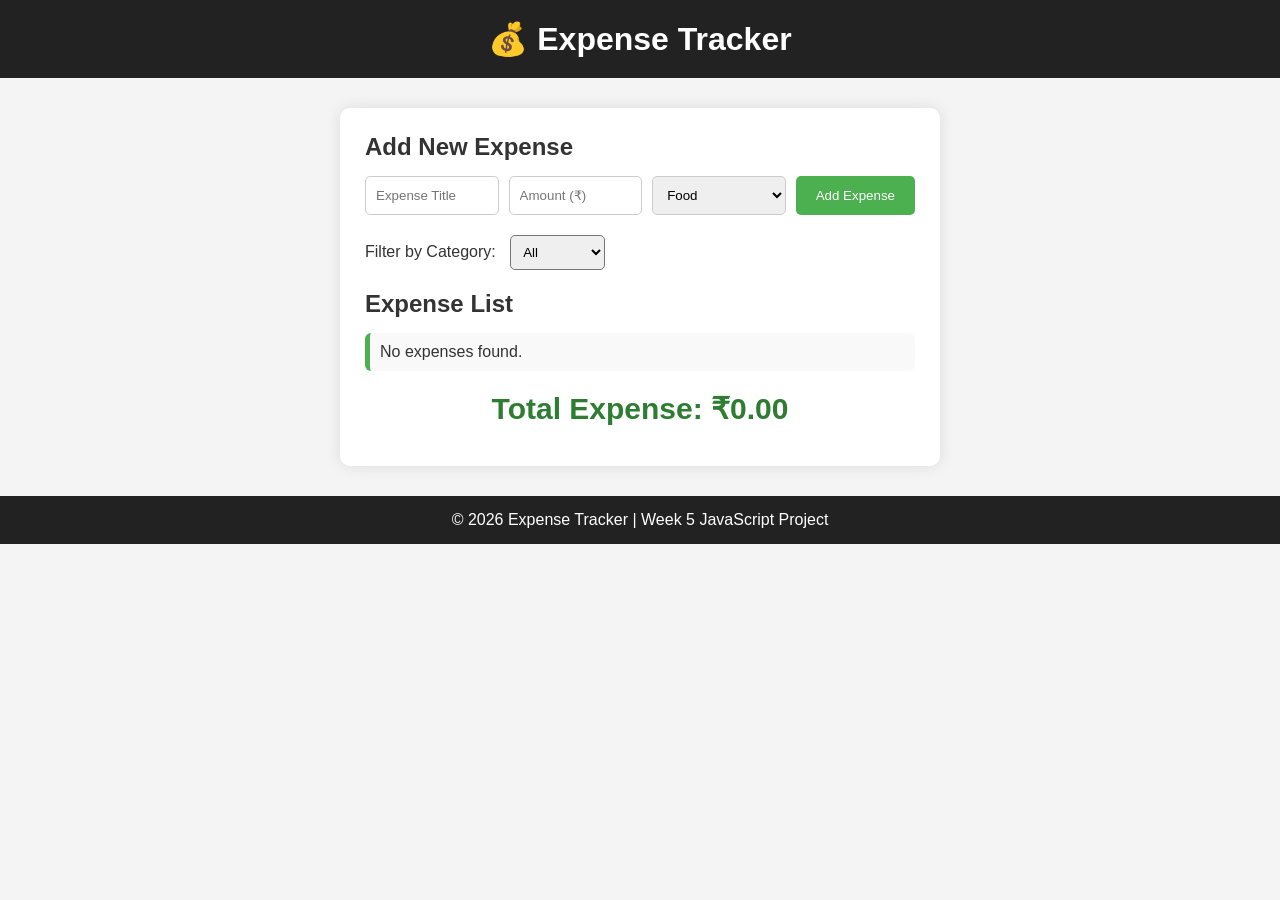
<file: WD_Week5_Shagun/index.html>
<!DOCTYPE html>
<html lang="en">
<head>
    <meta charset="UTF-8">
    <meta name="viewport" content="width=device-width, initial-scale=1.0">
    <title>Expense Tracker</title>
    <link rel="stylesheet" href="style.css">
</head>
<body>

    <header class="header">
        <h1>💰 Expense Tracker</h1>
    </header>

    <main class="container">

        <section class="form-section">
            <h2>Add New Expense</h2>
            <form id="expenseForm">
                <input type="text" id="titleInput" placeholder="Expense Title" required>
                <input type="number" id="amountInput" placeholder="Amount (₹)" required>
                <select id="categoryInput">
                    <option value="Food">Food</option>
                    <option value="Travel">Travel</option>
                    <option value="Shopping">Shopping</option>
                    <option value="Bills">Bills</option>
                    <option value="Other">Other</option>
                </select>
                <button type="submit">Add Expense</button>
            </form>
        </section>

        <section class="filter-section">
            <label for="filterCategory">Filter by Category:</label>
            <select id="filterCategory">
                <option value="All">All</option>
                <option value="Food">Food</option>
                <option value="Travel">Travel</option>
                <option value="Shopping">Shopping</option>
                <option value="Bills">Bills</option>
                <option value="Other">Other</option>
            </select>
        </section>

        <section class="list-section">
            <h2>Expense List</h2>
            <ul id="expenseList"></ul>
        </section>

        <section class="total-section">
            <h2>Total Expense: ₹<span id="totalAmount">0</span></h2>
        </section>

    </main>

    <footer class="footer">
        <p>&copy; 2026 Expense Tracker | Week 5 JavaScript Project</p>
    </footer>

    <script src="script.js"></script>
</body>
</html>
</file>
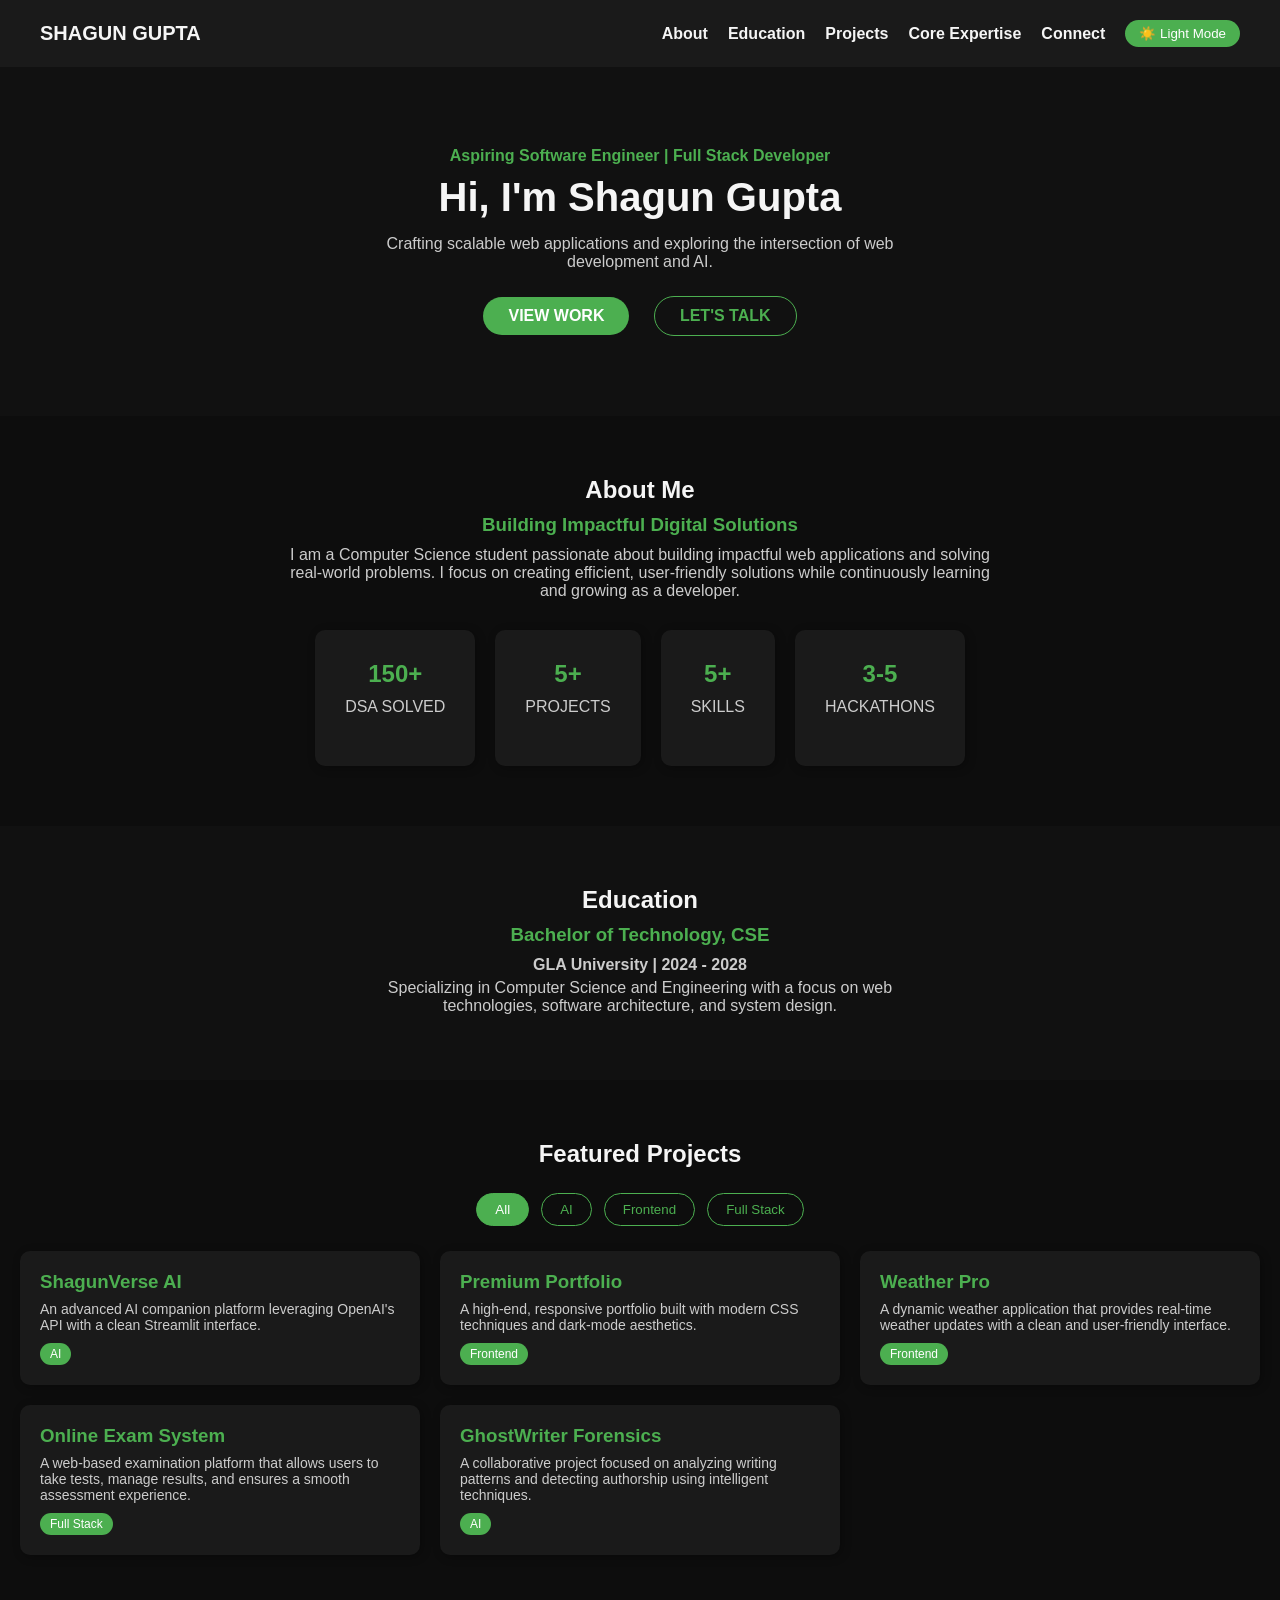
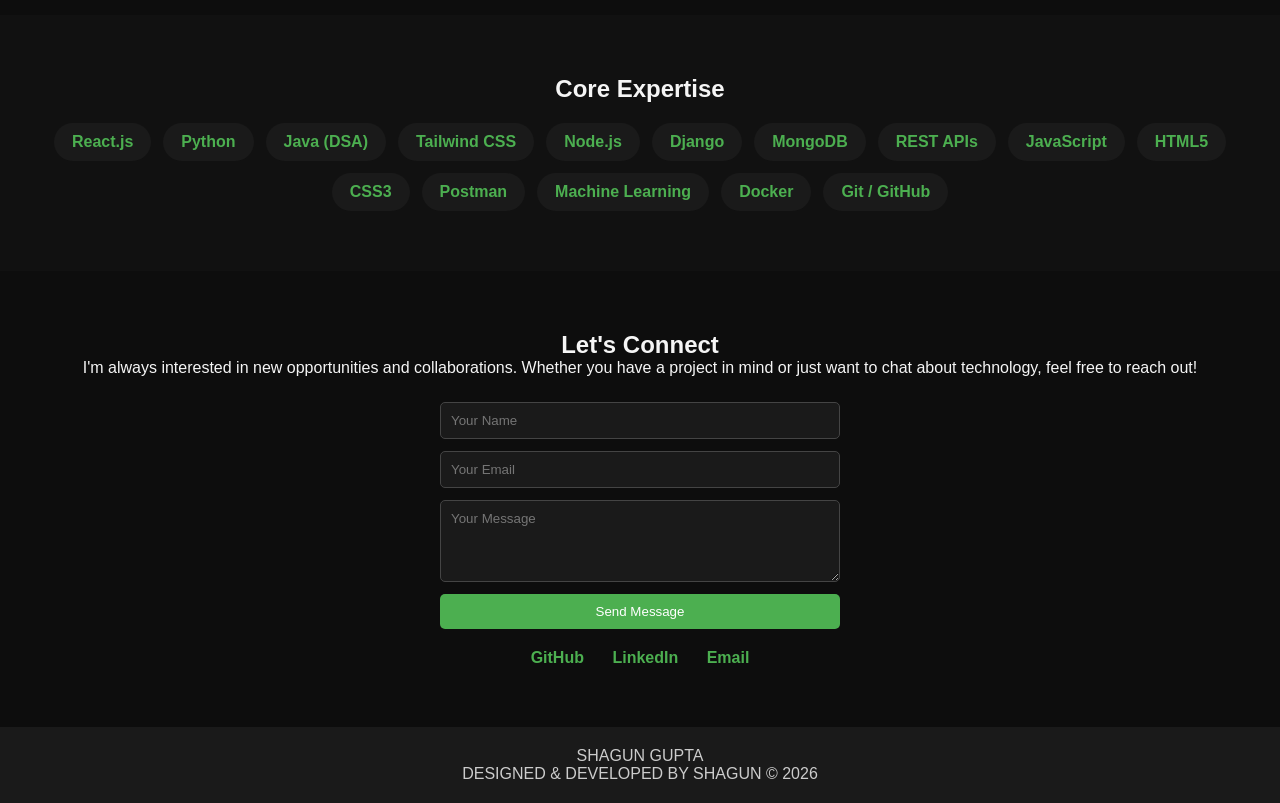
<file: WD_Week6_Shagun/index.html>
<!DOCTYPE html>
<html lang="en">
<head>
    <meta charset="UTF-8">
    <meta name="viewport" content="width=device-width, initial-scale=1.0">
    <title>Shagun Gupta | Shagz-tech</title>
    <link rel="stylesheet" href="style.css">
</head>
<body>

    <header class="header">
        <div class="logo">SHAGUN GUPTA</div>
        <nav class="navbar">
            <a href="#about">About</a>
            <a href="#education">Education</a>
            <a href="#projects">Projects</a>
            <a href="#expertise">Core Expertise</a>
            <a href="#contact">Connect</a>
            <button id="themeToggle">☀️ Light Mode</button>
        </nav>
    </header>

    <main>

        <section class="hero">
            <p class="tagline">Aspiring Software Engineer | Full Stack Developer</p>
            <h1>Hi, I'm Shagun Gupta</h1>
            <p>Crafting scalable web applications and exploring the intersection of web development and AI.</p>
            <div class="hero-buttons">
                <a href="#projects" class="btn-primary">VIEW WORK</a>
                <a href="#contact" class="btn-secondary">LET'S TALK</a>
            </div>
        </section>

        <section id="about" class="about">
            <h2>About Me</h2>
            <h3>Building Impactful Digital Solutions</h3>
            <p>
                I am a Computer Science student passionate about building impactful
                web applications and solving real-world problems. I focus on creating
                efficient, user-friendly solutions while continuously learning and
                growing as a developer.
            </p>

            <div class="stats-container">
                <div class="stat-card">
                    <h3>150+</h3>
                    <p>DSA SOLVED</p>
                </div>
                <div class="stat-card">
                    <h3>5+</h3>
                    <p>PROJECTS</p>
                </div>
                <div class="stat-card">
                    <h3>5+</h3>
                    <p>SKILLS</p>
                </div>
                <div class="stat-card">
                    <h3>3-5</h3>
                    <p>HACKATHONS</p>
                </div>
            </div>
        </section>

        <section id="education" class="education">
            <h2>Education</h2>
            <h3>Bachelor of Technology, CSE</h3>
            <p><b>GLA University | 2024 - 2028</b></p>
            <p>
                Specializing in Computer Science and Engineering with a focus on web
                technologies, software architecture, and system design.
            </p>
        </section>

        <section id="projects" class="projects">
            <h2>Featured Projects</h2>

            <div class="filter-buttons">
                <button class="filter-btn active" data-category="All">All</button>
                <button class="filter-btn" data-category="AI">AI</button>
                <button class="filter-btn" data-category="Frontend">Frontend</button>
                <button class="filter-btn" data-category="Full Stack">Full Stack</button>
            </div>

            <div id="projectsContainer" class="grid-container"></div>
        </section>

        <section id="expertise" class="expertise">
            <h2>Core Expertise</h2>
            <div class="skills-flex">
                <span class="skill-tag">React.js</span>
                <span class="skill-tag">Python</span>
                <span class="skill-tag">Java (DSA)</span>
                <span class="skill-tag">Tailwind CSS</span>
                <span class="skill-tag">Node.js</span>
                <span class="skill-tag">Django</span>
                <span class="skill-tag">MongoDB</span>
                <span class="skill-tag">REST APIs</span>
                <span class="skill-tag">JavaScript</span>
                <span class="skill-tag">HTML5</span>
                <span class="skill-tag">CSS3</span>
                <span class="skill-tag">Postman</span>
                <span class="skill-tag">Machine Learning</span>
                <span class="skill-tag">Docker</span>
                <span class="skill-tag">Git / GitHub</span>
            </div>
        </section>

        <section id="contact" class="contact">
            <h2>Let's Connect</h2>
            <p>
                I'm always interested in new opportunities and collaborations.
                Whether you have a project in mind or just want to chat about
                technology, feel free to reach out!
            </p>

            <form id="contactForm">
                <input type="text" id="name" placeholder="Your Name" required>
                <input type="email" id="email" placeholder="Your Email" required>
                <textarea id="message" placeholder="Your Message" rows="4" required></textarea>
                <button type="submit">Send Message</button>
            </form>
            <p id="formStatus"></p>

            <div class="social-links">
                <a href="https://github.com/shagz-tech" target="_blank">GitHub</a>
                <a href="https://www.linkedin.com/in/shagun-gupta-8a3a6732b" target="_blank">LinkedIn</a>
                <a href="mailto:shagung072@gmail.com">Email</a>
            </div>
        </section>

    </main>

    <footer class="footer">
        <p>SHAGUN GUPTA</p>
        <p>DESIGNED & DEVELOPED BY SHAGUN © 2026</p>
    </footer>

    <script src="script.js"></script>
</body>
</html>
</file>
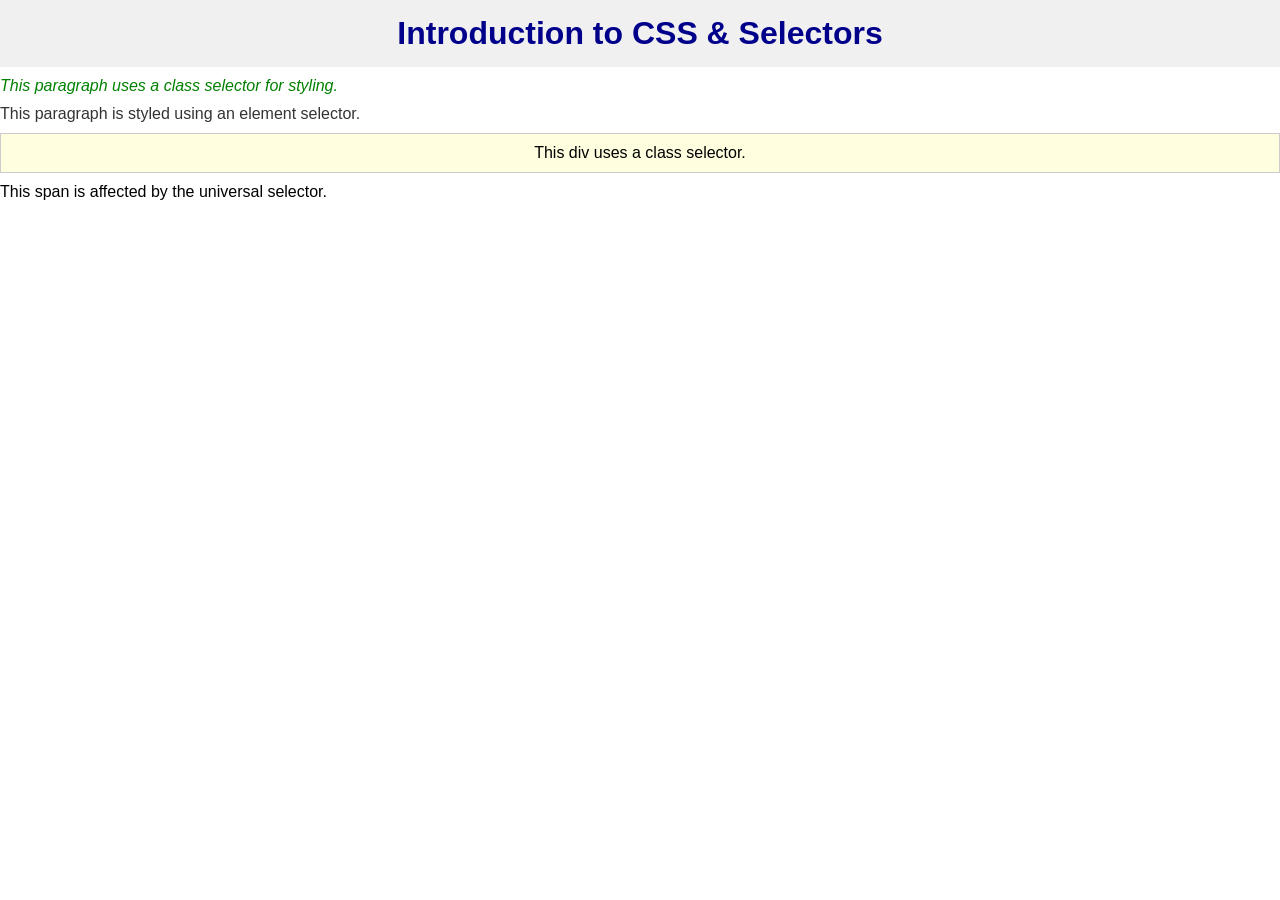
<file: task1.html>
<!DOCTYPE html>
<html lang="en">
<head>
    <meta charset="UTF-8">
    <meta name="viewport" content="width=device-width, initial-scale=1.0">
    <title>Task 1 - CSS Selectors</title>
    <link rel="stylesheet" href="task1.css">
</head>
<body>

    <h1 id="main-heading">Introduction to CSS & Selectors</h1>

    <p class="intro">This paragraph uses a class selector for styling.</p>

    <p>This paragraph is styled using an element selector.</p>

    <div class="box">This div uses a class selector.</div>

    <span>This span is affected by the universal selector.</span>

</body>
</html>
</file>
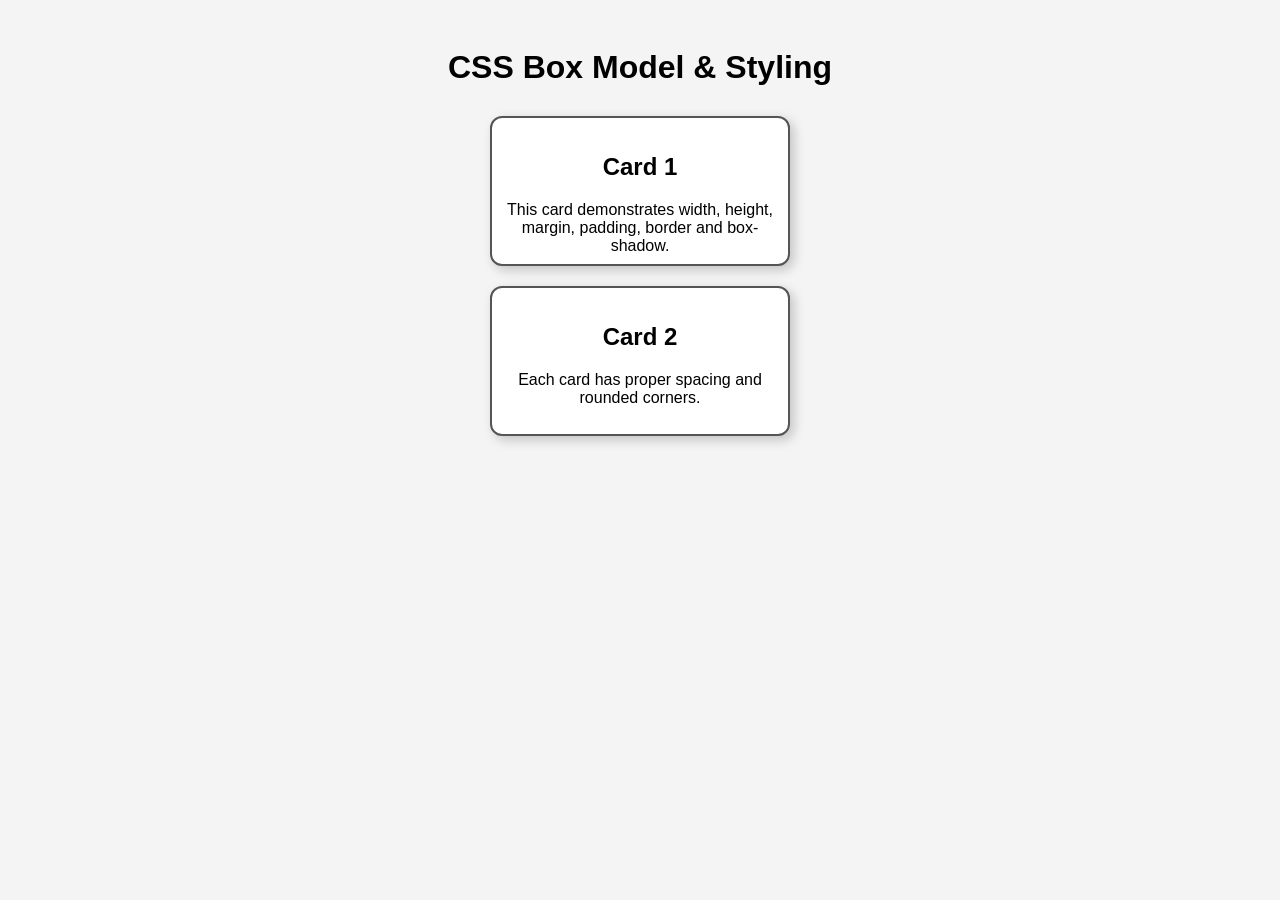
<file: task2.html>
<!DOCTYPE html>
<html lang="en">
<head>
    <meta charset="UTF-8">
    <meta name="viewport" content="width=device-width, initial-scale=1.0">
    <title>Task 2 - Box Model</title>
    <link rel="stylesheet" href="task2.css">
</head>
<body>

    <h1>CSS Box Model & Styling</h1>

    <div class="card">
        <h2>Card 1</h2>
        <p>This card demonstrates width, height, margin, padding, border and box-shadow.</p>
    </div>

    <div class="card">
        <h2>Card 2</h2>
        <p>Each card has proper spacing and rounded corners.</p>
    </div>

</body>
</html>
</file>
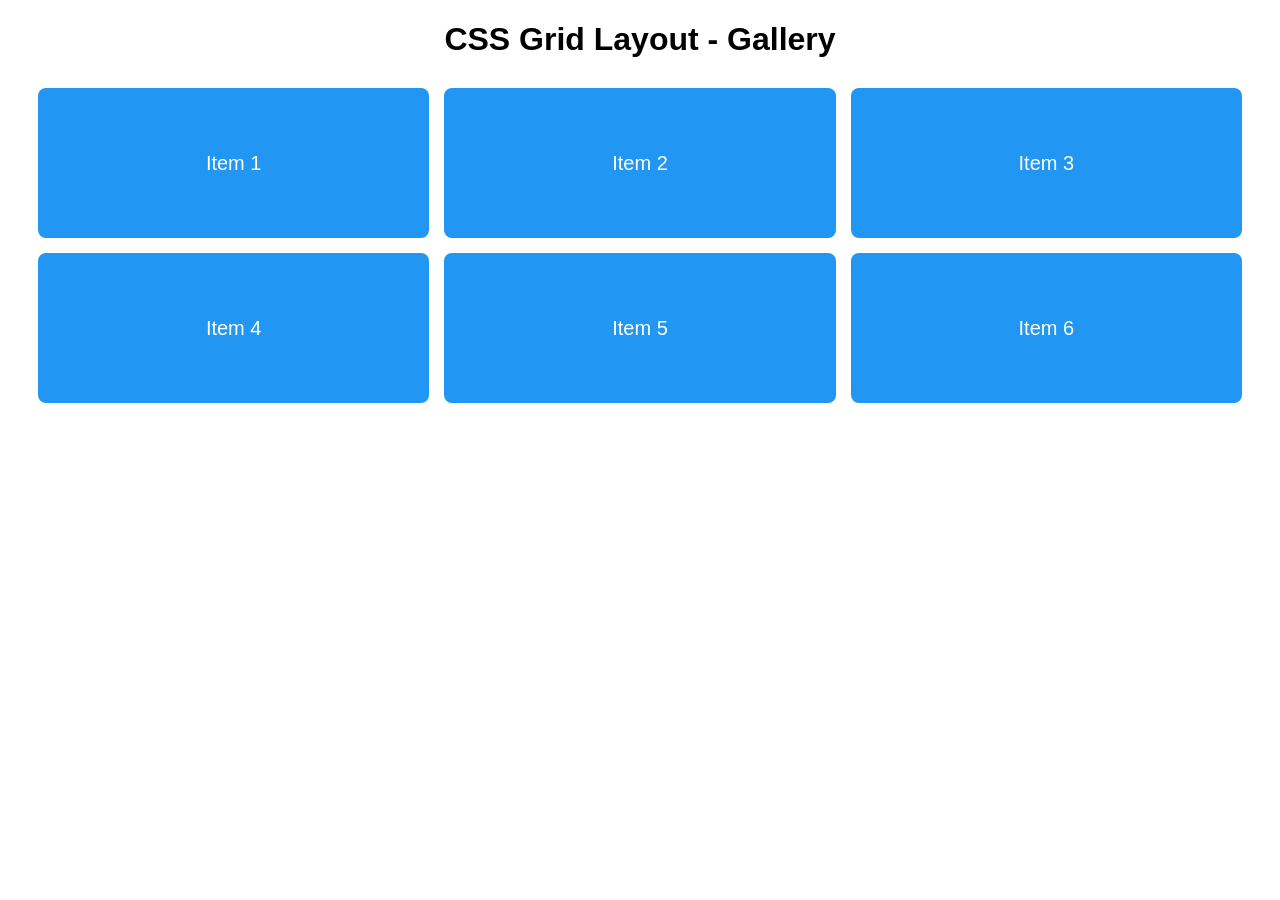
<file: task4.html>
<!DOCTYPE html>
<html lang="en">
<head>
    <meta charset="UTF-8">
    <meta name="viewport" content="width=device-width, initial-scale=1.0">
    <title>Task 4 - CSS Grid</title>
    <link rel="stylesheet" href="task4.css">
</head>
<body>

    <h1>CSS Grid Layout - Gallery</h1>

    <div class="grid-container">
        <div class="grid-item">Item 1</div>
        <div class="grid-item">Item 2</div>
        <div class="grid-item">Item 3</div>
        <div class="grid-item">Item 4</div>
        <div class="grid-item">Item 5</div>
        <div class="grid-item">Item 6</div>
    </div>

</body>
</html>
</file>
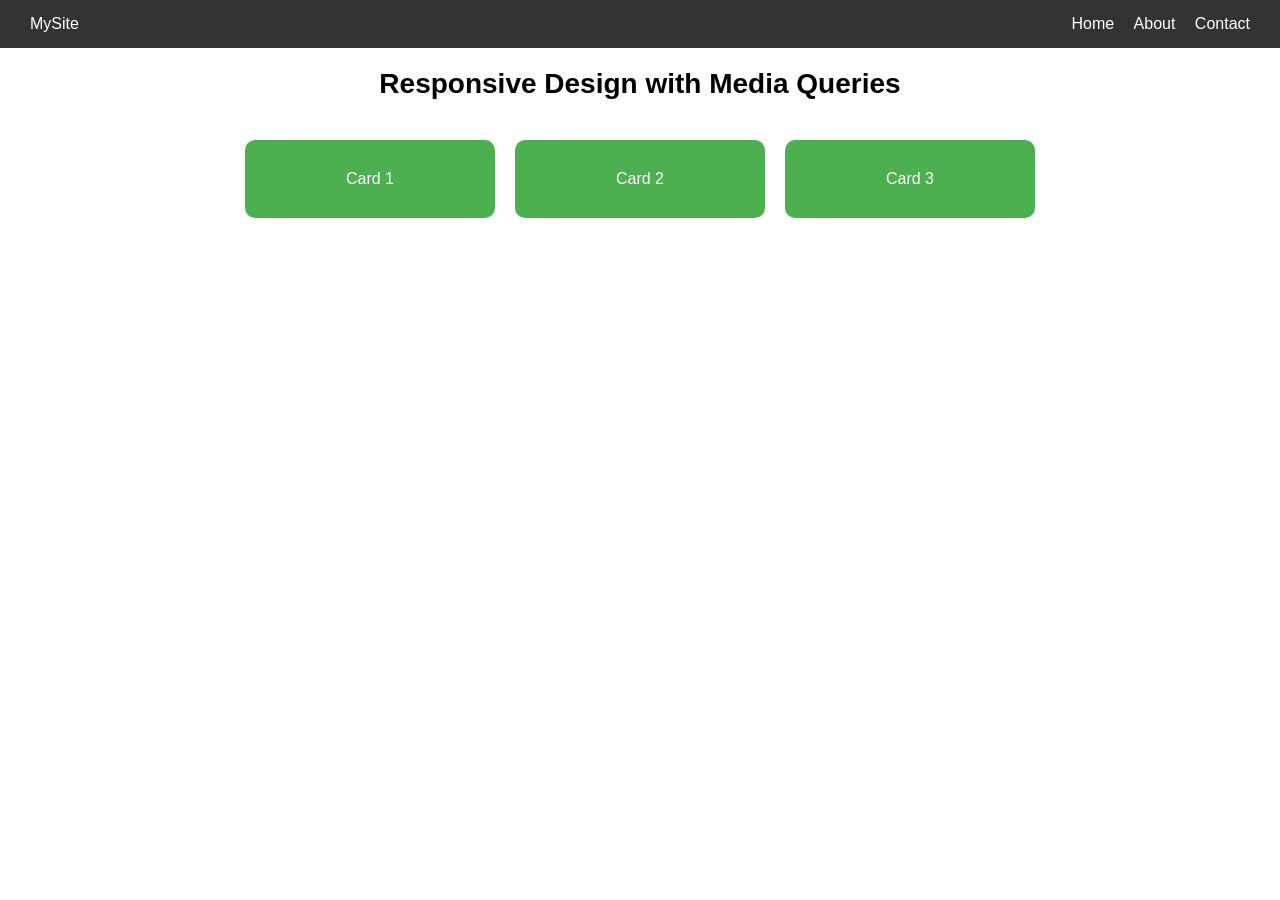
<file: task5.html>
<!DOCTYPE html>
<html lang="en">
<head>
    <meta charset="UTF-8">
    <meta name="viewport" content="width=device-width, initial-scale=1.0">
    <title>Task 5 - Responsive Design</title>
    <link rel="stylesheet" href="task5.css">
</head>
<body>

    <nav class="navbar">
        <div class="logo">MySite</div>
        <div class="nav-links">
            <a href="#">Home</a>
            <a href="#">About</a>
            <a href="#">Contact</a>
        </div>
    </nav>

    <h1>Responsive Design with Media Queries</h1>

    <div class="card-container">
        <div class="card">Card 1</div>
        <div class="card">Card 2</div>
        <div class="card">Card 3</div>
    </div>

</body>
</html>
</file>
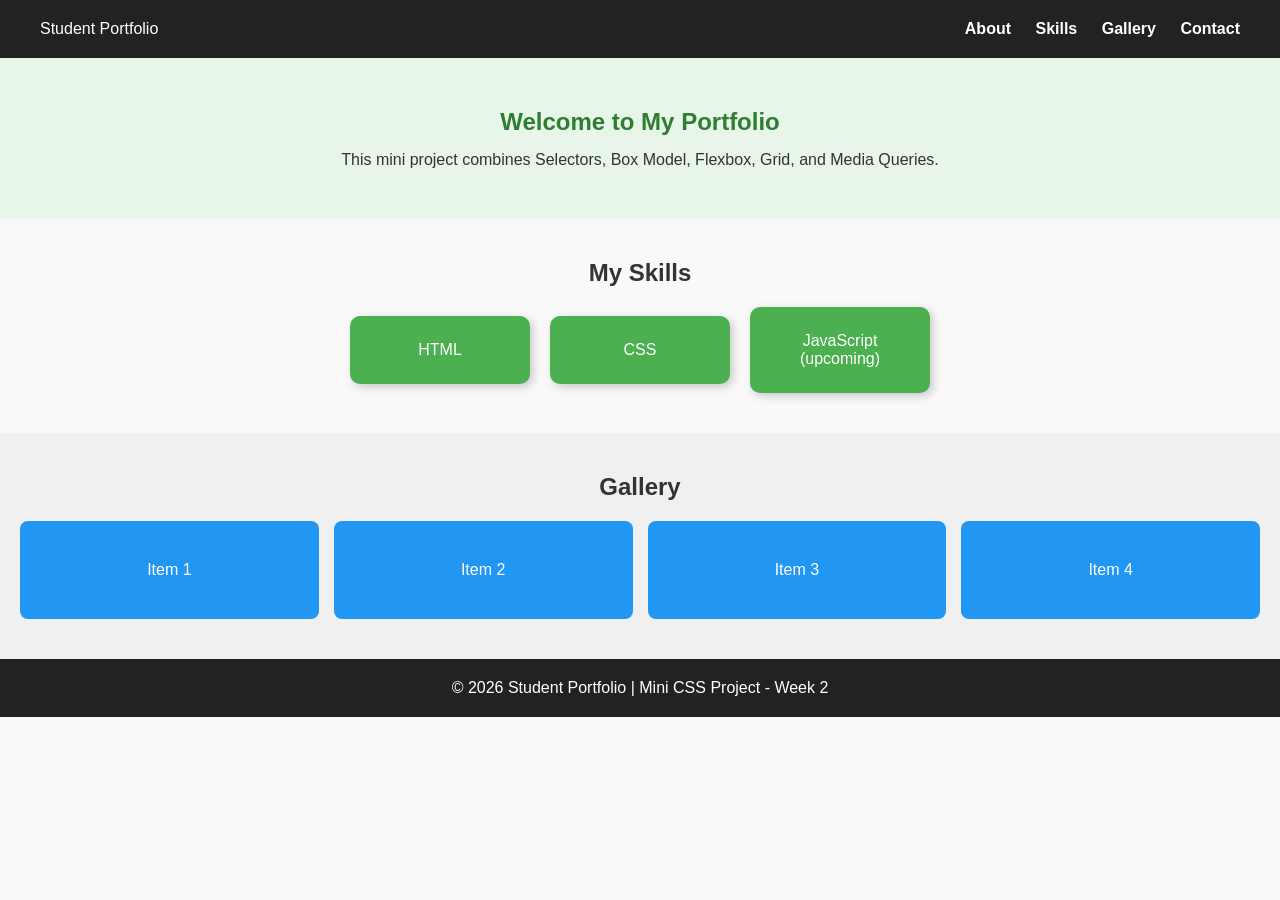
<file: task6.html>
<!DOCTYPE html>
<html lang="en">
<head>
    <meta charset="UTF-8">
    <meta name="viewport" content="width=device-width, initial-scale=1.0">
    <title>Task 6 - Mini CSS Project</title>
    <link rel="stylesheet" href="task6.css">
</head>
<body>

    <header class="header">
        <div class="logo">Student Portfolio</div>
        <nav class="navbar">
            <a href="#about">About</a>
            <a href="#skills">Skills</a>
            <a href="#gallery">Gallery</a>
            <a href="#contact">Contact</a>
        </nav>
    </header>

    <section id="about" class="about">
        <h1>Welcome to My Portfolio</h1>
        <p>This mini project combines Selectors, Box Model, Flexbox, Grid, and Media Queries.</p>
    </section>

    <section id="skills" class="skills">
        <h2>My Skills</h2>
        <div class="flex-container">
            <div class="skill-card">HTML</div>
            <div class="skill-card">CSS</div>
            <div class="skill-card">JavaScript (upcoming)</div>
        </div>
    </section>

    <section id="gallery" class="gallery">
        <h2>Gallery</h2>
        <div class="grid-container">
            <div class="grid-item">Item 1</div>
            <div class="grid-item">Item 2</div>
            <div class="grid-item">Item 3</div>
            <div class="grid-item">Item 4</div>
        </div>
    </section>

    <footer class="footer">
        <p>&copy; 2026 Student Portfolio | Mini CSS Project - Week 2</p>
    </footer>

</body>
</html>
</file>
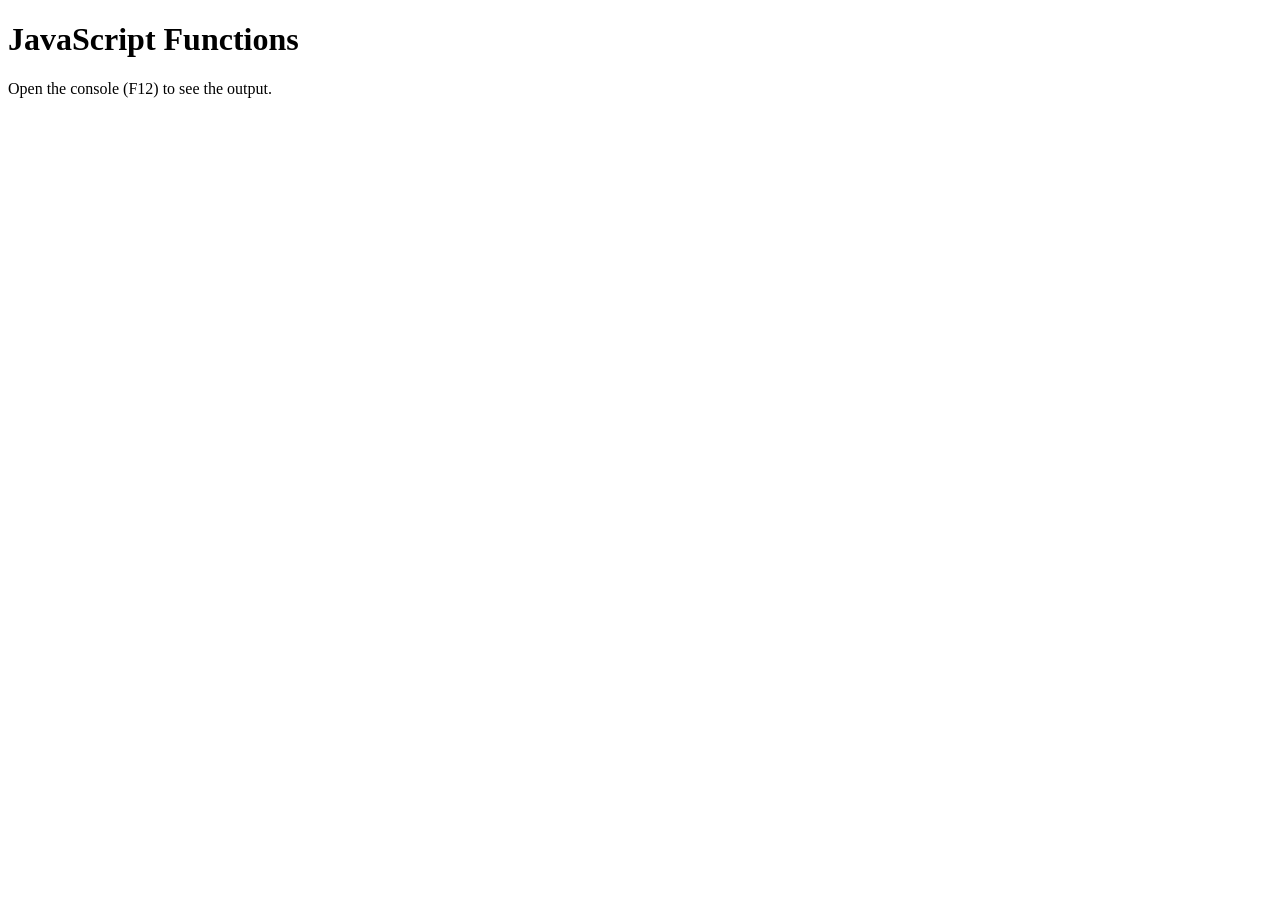
<file: WD_Week4_Shagun/task1.html>
<!DOCTYPE html>
<html lang="en">
<head>
    <meta charset="UTF-8">
    <meta name="viewport" content="width=device-width, initial-scale=1.0">
    <title>Task 1 - JavaScript Functions</title>
</head>
<body>
    <h1>JavaScript Functions</h1>
    <p>Open the console (F12) to see the output.</p>

    <script src="task1.js"></script>
</body>
</html>
</file>
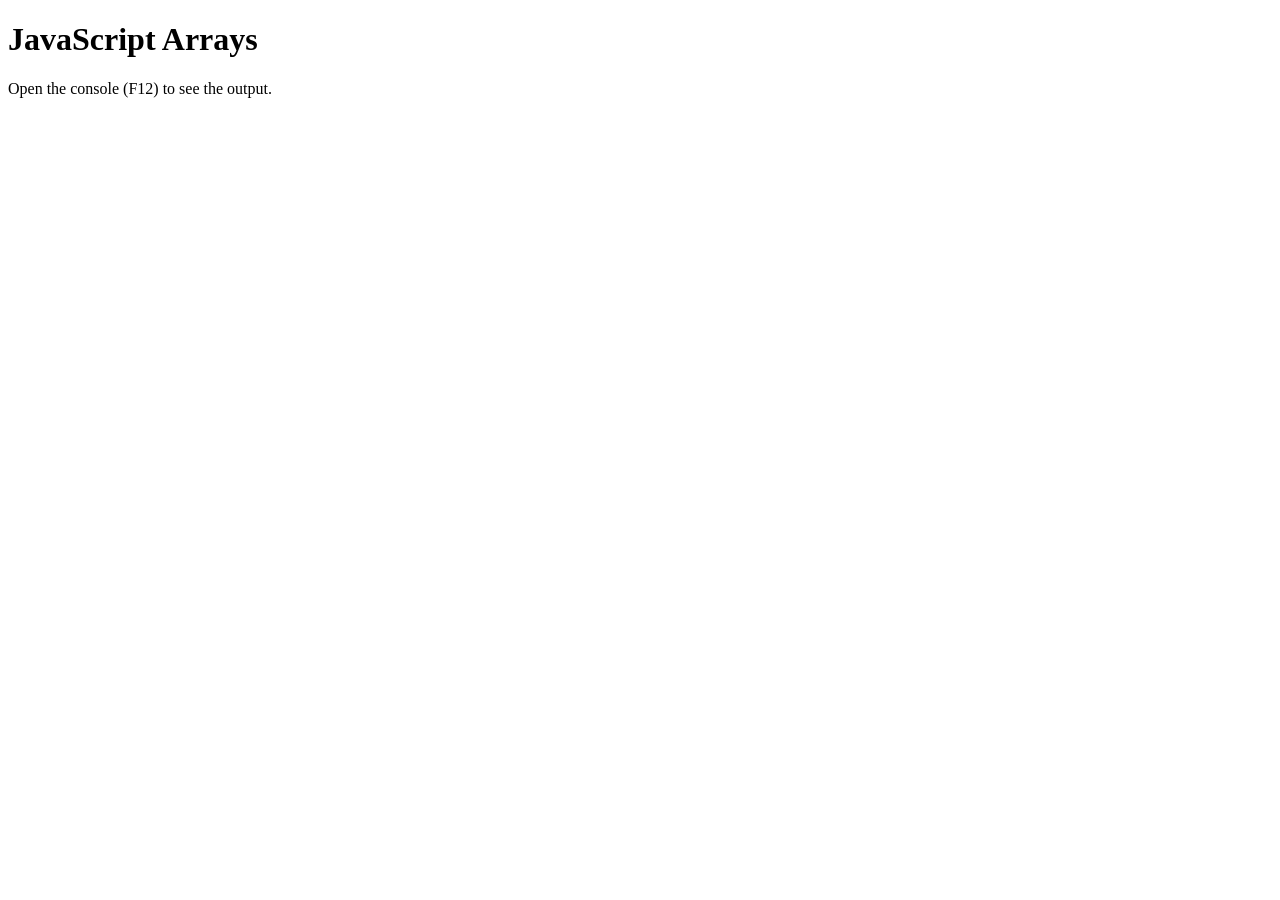
<file: WD_Week4_Shagun/task2.html>
<!DOCTYPE html>
<html lang="en">
<head>
    <meta charset="UTF-8">
    <meta name="viewport" content="width=device-width, initial-scale=1.0">
    <title>Task 2 - Arrays</title>
</head>
<body>
    <h1>JavaScript Arrays</h1>
    <p>Open the console (F12) to see the output.</p>

    <script src="task2.js"></script>
</body>
</html>
</file>
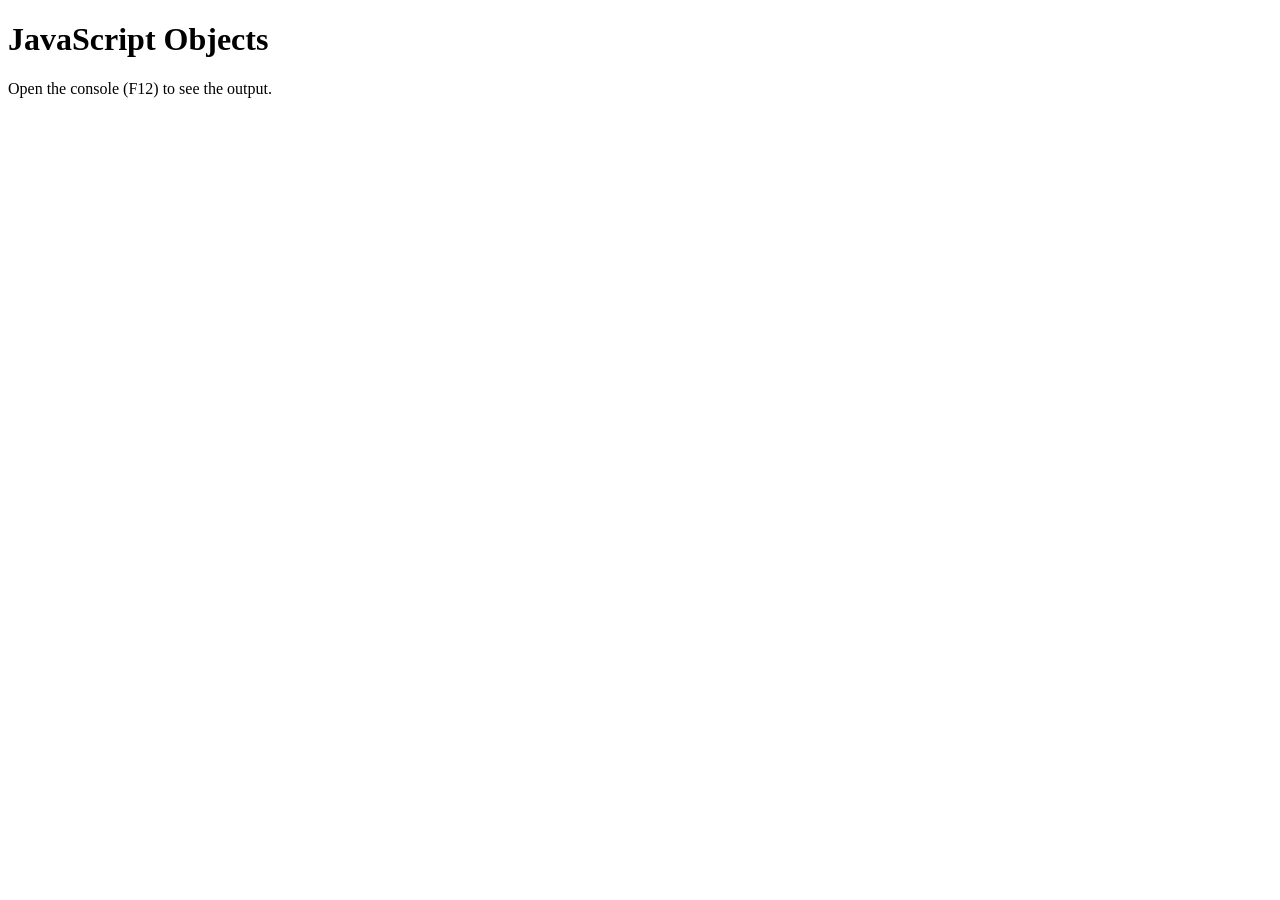
<file: WD_Week4_Shagun/task3.html>
<!DOCTYPE html>
<html lang="en">
<head>
    <meta charset="UTF-8">
    <meta name="viewport" content="width=device-width, initial-scale=1.0">
    <title>Task 3 - Objects</title>
</head>
<body>
    <h1>JavaScript Objects</h1>
    <p>Open the console (F12) to see the output.</p>

    <script src="task3.js"></script>
</body>
</html>
</file>
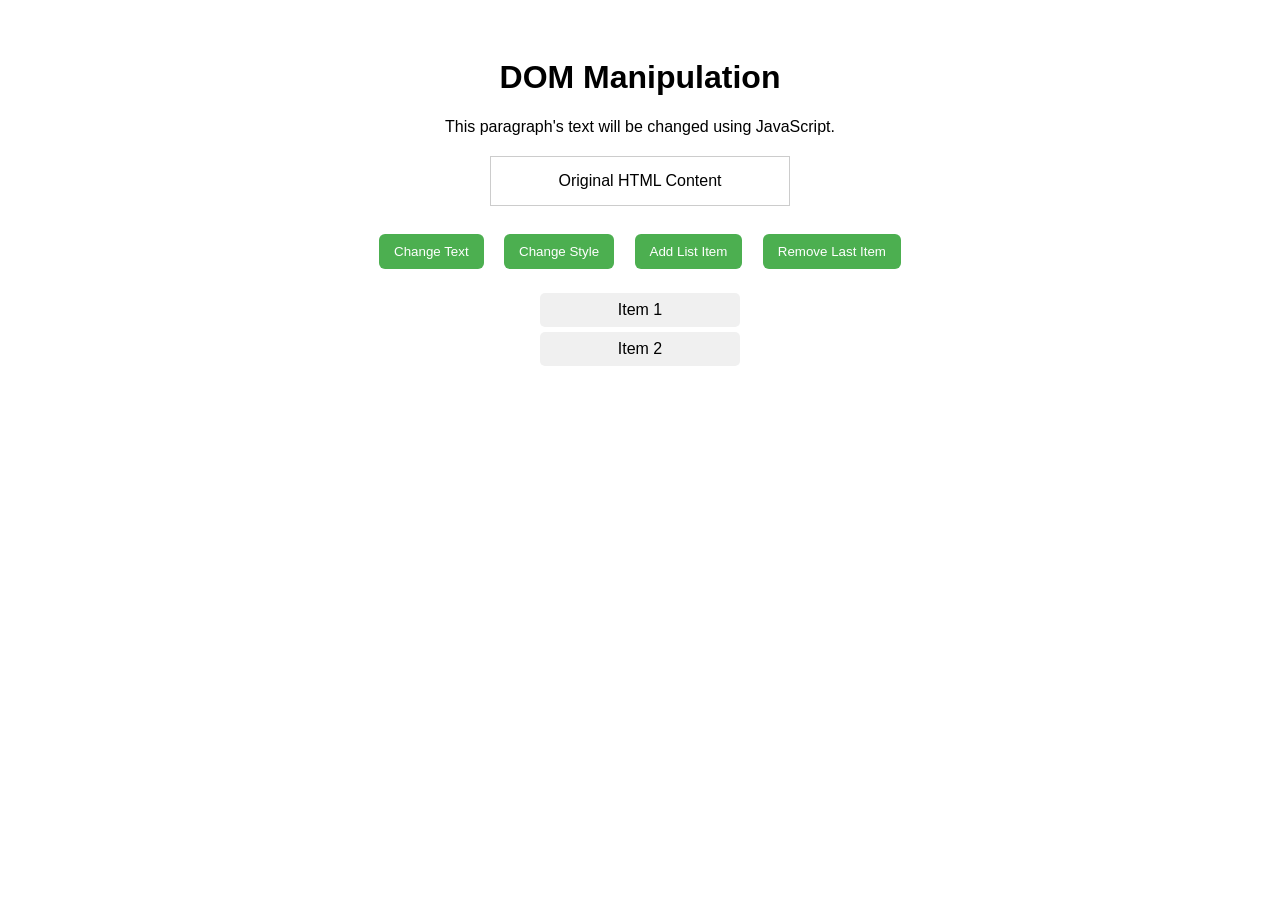
<file: WD_Week4_Shagun/task4.html>
<!DOCTYPE html>
<html lang="en">
<head>
    <meta charset="UTF-8">
    <meta name="viewport" content="width=device-width, initial-scale=1.0">
    <title>Task 4 - DOM Manipulation</title>
    <link rel="stylesheet" href="task4.css">
</head>
<body>

    <h1 id="main-heading">DOM Manipulation</h1>

    <p id="description">This paragraph's text will be changed using JavaScript.</p>

    <div id="content-box">Original HTML Content</div>

    <button id="changeTextBtn">Change Text</button>
    <button id="changeStyleBtn">Change Style</button>
    <button id="addElementBtn">Add List Item</button>
    <button id="removeElementBtn">Remove Last Item</button>

    <ul id="itemList">
        <li>Item 1</li>
        <li>Item 2</li>
    </ul>

    <script src="task4.js"></script>
</body>
</html>
</file>
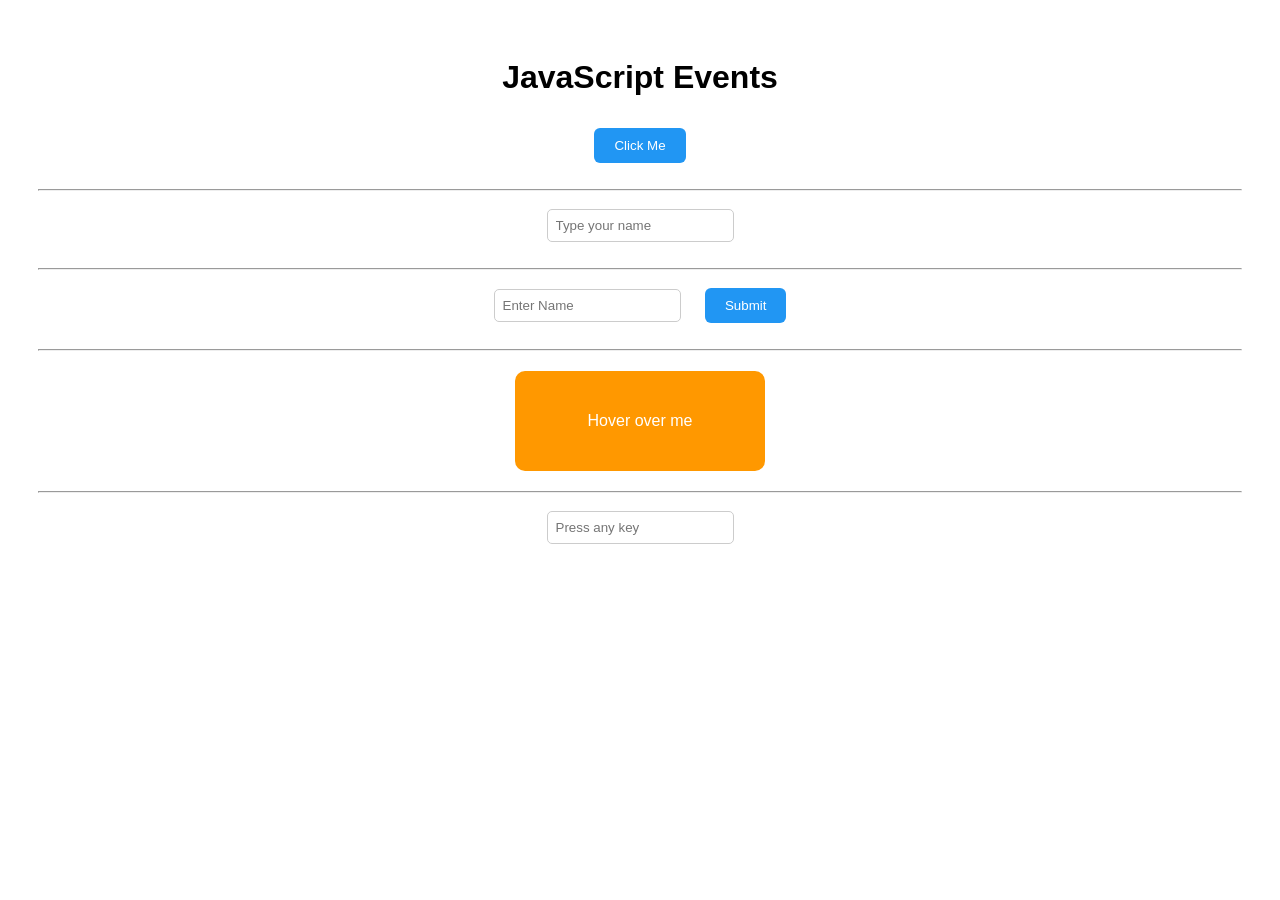
<file: WD_Week4_Shagun/task5.html>
<!DOCTYPE html>
<html lang="en">
<head>
    <meta charset="UTF-8">
    <meta name="viewport" content="width=device-width, initial-scale=1.0">
    <title>Task 5 - Events</title>
    <link rel="stylesheet" href="task5.css">
</head>
<body>

    <h1>JavaScript Events</h1>

    <button id="clickBtn">Click Me</button>
    <p id="clickOutput"></p>

    <hr>

    <input type="text" id="nameInput" placeholder="Type your name">
    <p id="inputOutput"></p>

    <hr>

    <form id="myForm">
        <input type="text" id="formName" placeholder="Enter Name" required>
        <button type="submit">Submit</button>
    </form>
    <p id="formOutput"></p>

    <hr>

    <div id="mouseBox">Hover over me</div>

    <hr>

    <input type="text" id="keyInput" placeholder="Press any key">
    <p id="keyOutput"></p>

    <script src="task5.js"></script>
</body>
</html>
</file>
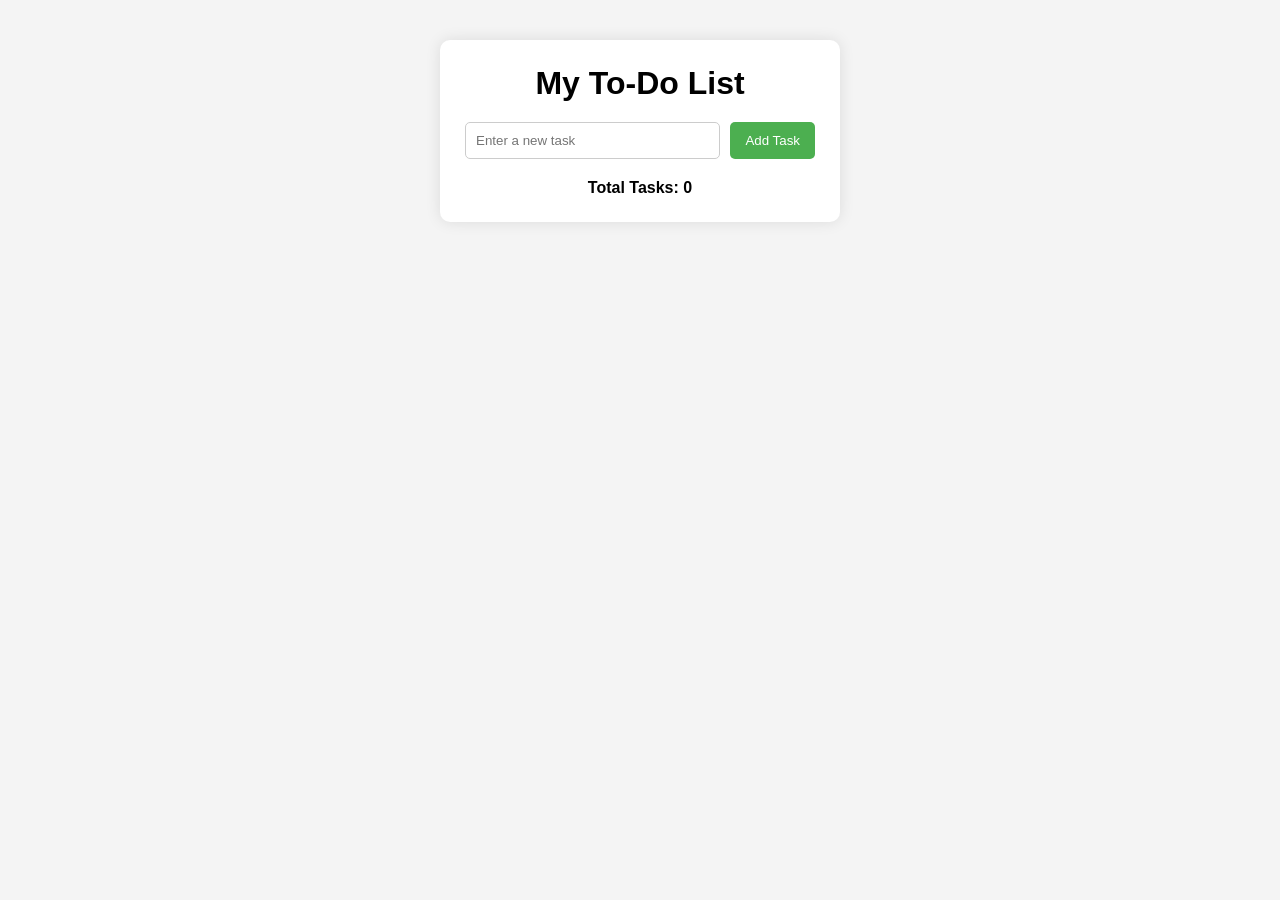
<file: WD_Week4_Shagun/task6.html>
<!DOCTYPE html>
<html lang="en">
<head>
    <meta charset="UTF-8">
    <meta name="viewport" content="width=device-width, initial-scale=1.0">
    <title>Task 6 - To-Do List</title>
    <link rel="stylesheet" href="task6.css">
</head>
<body>

    <div class="container">
        <h1>My To-Do List</h1>

        <div class="input-section">
            <input type="text" id="taskInput" placeholder="Enter a new task">
            <button id="addTaskBtn">Add Task</button>
        </div>

        <ul id="taskList"></ul>

        <p id="taskCount">Total Tasks: 0</p>
    </div>

    <script src="task6.js"></script>
</body>
</html>
</file>
<file: WD_Week5_Shagun/style.css>
* {
    box-sizing: border-box;
    margin: 0;
    padding: 0;
    font-family: Arial, sans-serif;
}

body {
    background-color: #f4f4f4;
    color: #333;
}

.header {
    background-color: #222;
    color: white;
    text-align: center;
    padding: 20px;
}

.container {
    max-width: 600px;
    margin: 30px auto;
    background-color: white;
    padding: 25px;
    border-radius: 10px;
    box-shadow: 0 0 15px rgba(0,0,0,0.1);
}

.form-section h2,
.list-section h2,
.total-section h2 {
    margin-bottom: 15px;
}

#expenseForm {
    display: flex;
    flex-wrap: wrap;
    gap: 10px;
    margin-bottom: 20px;
}

#expenseForm input,
#expenseForm select {
    flex: 1;
    min-width: 120px;
    padding: 10px;
    border: 1px solid #ccc;
    border-radius: 5px;
}

#expenseForm button {
    padding: 10px 20px;
    background-color: #4CAF50;
    color: white;
    border: none;
    border-radius: 5px;
    cursor: pointer;
}

#expenseForm button:hover {
    background-color: #45a049;
}

.filter-section {
    margin-bottom: 20px;
}

.filter-section select {
    padding: 8px;
    margin-left: 10px;
    border-radius: 5px;
}

#expenseList {
    list-style: none;
}

#expenseList li {
    display: flex;
    justify-content: space-between;
    align-items: center;
    background-color: #f9f9f9;
    padding: 10px;
    margin-bottom: 8px;
    border-radius: 6px;
    border-left: 5px solid #4CAF50;
}

#expenseList li button {
    background-color: #f44336;
    color: white;
    border: none;
    padding: 6px 12px;
    border-radius: 4px;
    cursor: pointer;
}

.total-section {
    text-align: center;
    margin-top: 20px;
    font-size: 20px;
    color: #2e7d32;
}

.footer {
    text-align: center;
    padding: 15px;
    background-color: #222;
    color: white;
    margin-top: 30px;
}

@media (max-width: 480px) {
    #expenseForm {
        flex-direction: column;
    }

    .container {
        margin: 15px;
        padding: 15px;
    }
}
</file>
<file: WD_Week6_Shagun/style.css>
* {
    box-sizing: border-box;
    margin: 0;
    padding: 0;
    font-family: Arial, sans-serif;
}

body {
    background-color: #0d0d0d;
    color: #f5f5f5;
    transition: 0.3s;
}

/* Header */
.header {
    display: flex;
    justify-content: space-between;
    align-items: center;
    background-color: #1a1a1a;
    padding: 20px 40px;
    position: sticky;
    top: 0;
    z-index: 10;
}

.logo {
    font-weight: bold;
    font-size: 20px;
}

.navbar {
    display: flex;
    align-items: center;
    gap: 20px;
}

.navbar a {
    color: #f5f5f5;
    text-decoration: none;
    font-weight: bold;
}

.navbar a:hover {
    color: #4CAF50;
}

#themeToggle {
    padding: 6px 14px;
    border: none;
    border-radius: 20px;
    background-color: #4CAF50;
    color: white;
    cursor: pointer;
}

/* Hero Section */
.hero {
    text-align: center;
    padding: 80px 20px;
    background-color: #111111;
}

.hero .tagline {
    color: #4CAF50;
    font-weight: bold;
    margin-bottom: 10px;
}

.hero h1 {
    font-size: 40px;
    margin-bottom: 15px;
}

.hero p {
    max-width: 600px;
    margin: 0 auto 25px;
    color: #ccc;
}

.hero-buttons a {
    display: inline-block;
    margin: 0 10px;
    padding: 10px 25px;
    border-radius: 25px;
    text-decoration: none;
    font-weight: bold;
}

.btn-primary {
    background-color: #4CAF50;
    color: white;
}

.btn-secondary {
    border: 1px solid #4CAF50;
    color: #4CAF50;
}

/* About Section */
.about {
    padding: 60px 20px;
    text-align: center;
}

.about h3 {
    margin: 10px 0;
    color: #4CAF50;
}

.about p {
    max-width: 700px;
    margin: 0 auto 30px;
    color: #ccc;
}

.stats-container {
    display: flex;
    justify-content: center;
    flex-wrap: wrap;
    gap: 20px;
}

.stat-card {
    background-color: #1a1a1a;
    padding: 20px 30px;
    border-radius: 10px;
    box-shadow: 2px 2px 10px rgba(0,0,0,0.3);
}

.stat-card h3 {
    color: #4CAF50;
    font-size: 24px;
}

/* Education Section */
.education {
    padding: 60px 20px;
    text-align: center;
    background-color: #111111;
}

.education h3 {
    margin: 10px 0;
    color: #4CAF50;
}

.education p {
    color: #ccc;
    max-width: 600px;
    margin: 5px auto;
}

/* Projects Section */
.projects {
    padding: 60px 20px;
    text-align: center;
}

.filter-buttons {
    display: flex;
    justify-content: center;
    gap: 12px;
    margin: 25px 0;
    flex-wrap: wrap;
}

.filter-btn {
    padding: 8px 18px;
    border: 1px solid #4CAF50;
    background-color: transparent;
    color: #4CAF50;
    border-radius: 20px;
    cursor: pointer;
    transition: 0.3s;
}

.filter-btn.active,
.filter-btn:hover {
    background-color: #4CAF50;
    color: white;
}

.grid-container {
    display: grid;
    grid-template-columns: repeat(3, 1fr);
    gap: 20px;
    margin-top: 20px;
}

.project-card {
    background-color: #1a1a1a;
    padding: 20px;
    border-radius: 10px;
    box-shadow: 2px 2px 10px rgba(0,0,0,0.3);
    text-align: left;
}

.project-card h3 {
    color: #4CAF50;
    margin-bottom: 8px;
}

.project-card p {
    color: #ccc;
    font-size: 14px;
    margin-bottom: 10px;
}

.project-card .tag {
    display: inline-block;
    padding: 4px 10px;
    background-color: #4CAF50;
    color: white;
    border-radius: 12px;
    font-size: 12px;
}

/* Core Expertise */
.expertise {
    padding: 60px 20px;
    text-align: center;
    background-color: #111111;
}

.skills-flex {
    display: flex;
    justify-content: center;
    flex-wrap: wrap;
    gap: 12px;
    margin-top: 20px;
}

.skill-tag {
    background-color: #1a1a1a;
    padding: 10px 18px;
    border-radius: 20px;
    color: #4CAF50;
    font-weight: bold;
}

/* Contact Section */
.contact {
    padding: 60px 20px;
    text-align: center;
}

#contactForm {
    max-width: 400px;
    margin: 25px auto 0;
    display: flex;
    flex-direction: column;
    gap: 12px;
}

#contactForm input,
#contactForm textarea {
    padding: 10px;
    border: 1px solid #444;
    border-radius: 5px;
    background-color: #1a1a1a;
    color: white;
    width: 100%;
}

#contactForm button {
    padding: 10px;
    background-color: #4CAF50;
    color: white;
    border: none;
    border-radius: 5px;
    cursor: pointer;
}

#formStatus {
    margin-top: 12px;
    font-weight: bold;
}

.social-links {
    margin-top: 20px;
}

.social-links a {
    color: #4CAF50;
    margin: 0 12px;
    text-decoration: none;
    font-weight: bold;
}

/* Footer */
.footer {
    text-align: center;
    padding: 20px;
    background-color: #1a1a1a;
    color: #ccc;
}

/* Light Mode */
/* Light Mode - Fixed */
body.light-mode {
    background-color: #ffffff;
    color: #111111;
}

body.light-mode .header {
    background-color: #f0f0f0;
}

body.light-mode .navbar a {
    color: #111111;
}

body.light-mode .hero,
body.light-mode .education,
body.light-mode .expertise {
    background-color: #f5f5f5;
}

body.light-mode .hero p,
body.light-mode .about p,
body.light-mode .education p {
    color: #333333;
}

body.light-mode .stat-card,
body.light-mode .project-card,
body.light-mode .skill-tag {
    background-color: #ffffff;
    color: #111111;
    border: 1px solid #ddd;
}

body.light-mode .project-card p {
    color: #444444;
}

body.light-mode #contactForm input,
body.light-mode #contactForm textarea {
    background-color: #ffffff;
    color: #111111;
    border: 1px solid #ccc;
}

body.light-mode .footer {
    background-color: #f0f0f0;
    color: #333333;
}

body.light-mode .filter-btn {
    color: #4CAF50;
    border: 1px solid #4CAF50;
}

body.light-mode .filter-btn.active,
body.light-mode .filter-btn:hover {
    background-color: #4CAF50;
    color: white;
}

/* Tablet View */
@media (max-width: 768px) {
    .grid-container {
        grid-template-columns: repeat(2, 1fr);
    }

    .header {
        flex-direction: column;
        text-align: center;
        gap: 10px;
    }
}

/* Mobile View */
@media (max-width: 480px) {
    .grid-container {
        grid-template-columns: 1fr;
    }

    .hero h1 {
        font-size: 28px;
    }

    .stats-container {
        flex-direction: column;
        align-items: center;
    }
}
</file>
<file: task1.css>
* {
    margin: 0;
    padding: 0;
    box-sizing: border-box;
    font-family: Arial, sans-serif;
}

p {
    font-size: 16px;
    color: #333;
    margin: 10px 0;
}

#main-heading {
    text-align: center;
    color: darkblue;
    background-color: #f0f0f0;
    padding: 15px;
}

.intro {
    font-style: italic;
    color: green;
}

.box {
    background-color: lightyellow;
    border: 1px solid #ccc;
    padding: 10px;
    margin: 10px 0;
    text-align: center;
}
</file>
<file: task2.css>
* {
    box-sizing: border-box;
    font-family: Arial, sans-serif;
}

body {
    padding: 20px;
    background-color: #f4f4f4;
}

h1 {
    text-align: center;
    margin-bottom: 30px;
}

.card {
    width: 300px;
    height: 150px;
    margin: 20px auto;
    padding: 15px;
    border: 2px solid #555;
    border-radius: 12px;
    box-shadow: 4px 4px 12px rgba(0, 0, 0, 0.2);
    background-color: #ffffff;
    text-align: center;
}
</file>
<file: task4.css>
* {
    box-sizing: border-box;
    font-family: Arial, sans-serif;
}

h1 {
    text-align: center;
}

.grid-container {
    display: grid;
    grid-template-columns: repeat(3, 1fr);
    grid-template-rows: repeat(2, 150px);
    gap: 15px;
    margin: 30px;
}

.grid-item {
    background-color: #2196F3;
    color: white;
    display: flex;
    justify-content: center;
    align-items: center;
    font-size: 20px;
    border-radius: 8px;
}
</file>
<file: task5.css>
* {
    box-sizing: border-box;
    font-family: Arial, sans-serif;
    margin: 0;
    padding: 0;
}

.navbar {
    display: flex;
    justify-content: space-between;
    align-items: center;
    background-color: #333;
    color: white;
    padding: 15px 30px;
}

.nav-links a {
    color: white;
    margin-left: 15px;
    text-decoration: none;
}

h1 {
    text-align: center;
    margin: 20px 0;
    font-size: 28px;
}

.card-container {
    display: flex;
    justify-content: center;
    gap: 20px;
    padding: 20px;
    flex-wrap: wrap;
}

.card {
    background-color: #4CAF50;
    color: white;
    padding: 30px;
    border-radius: 10px;
    width: 250px;
    text-align: center;
}

/* Tablet View */
@media (max-width: 768px) {
    h1 {
        font-size: 22px;
    }

    .card {
        width: 200px;
        padding: 20px;
    }
}

/* Mobile View */
@media (max-width: 480px) {
    .navbar {
        flex-direction: column;
        text-align: center;
    }

    .nav-links a {
        margin: 5px;
        display: inline-block;
    }

    h1 {
        font-size: 18px;
    }

    .card-container {
        flex-direction: column;
        align-items: center;
    }

    .card {
        width: 90%;
    }
}
</file>
<file: task6.css>
* {
    box-sizing: border-box;
    margin: 0;
    padding: 0;
    font-family: Arial, sans-serif;
}

body {
    background-color: #f9f9f9;
    color: #333;
}

.header {
    display: flex;
    justify-content: space-between;
    align-items: center;
    background-color: #222;
    color: white;
    padding: 20px 40px;
}

.navbar a {
    color: white;
    margin-left: 20px;
    text-decoration: none;
    font-weight: bold;
}

.about {
    text-align: center;
    padding: 50px 20px;
    background-color: #e8f5e9;
}

.about h1 {
    margin-bottom: 15px;
    color: #2e7d32;
}

.skills {
    padding: 40px 20px;
    text-align: center;
}

.flex-container {
    display: flex;
    justify-content: center;
    align-items: center;
    gap: 20px;
    flex-wrap: wrap;
    margin-top: 20px;
}

.skill-card {
    background-color: #4CAF50;
    color: white;
    padding: 25px;
    border-radius: 10px;
    box-shadow: 3px 3px 10px rgba(0,0,0,0.2);
    width: 180px;
}

.gallery {
    padding: 40px 20px;
    text-align: center;
    background-color: #f0f0f0;
}

.grid-container {
    display: grid;
    grid-template-columns: repeat(4, 1fr);
    gap: 15px;
    margin-top: 20px;
}

.grid-item {
    background-color: #2196F3;
    color: white;
    padding: 40px;
    border-radius: 8px;
}

.footer {
    text-align: center;
    padding: 20px;
    background-color: #222;
    color: white;
}

/* Tablet View */
@media (max-width: 768px) {
    .grid-container {
        grid-template-columns: repeat(2, 1fr);
    }

    .header {
        flex-direction: column;
        text-align: center;
    }

    .navbar a {
        margin: 5px;
    }
}

/* Mobile View */
@media (max-width: 480px) {
    .grid-container {
        grid-template-columns: 1fr;
    }

    .flex-container {
        flex-direction: column;
    }

    .skill-card {
        width: 90%;
    }

    .about h1 {
        font-size: 22px;
    }
}
</file>
<file: WD_Week4_Shagun/task4.css>
* {
    box-sizing: border-box;
    font-family: Arial, sans-serif;
}

body {
    padding: 30px;
    text-align: center;
}

button {
    margin: 8px;
    padding: 10px 15px;
    background-color: #4CAF50;
    color: white;
    border: none;
    border-radius: 6px;
    cursor: pointer;
}

button:hover {
    background-color: #45a049;
}

#content-box {
    margin: 20px auto;
    padding: 15px;
    border: 1px solid #ccc;
    width: 300px;
}

ul {
    list-style: none;
    padding: 0;
}

li {
    background-color: #f0f0f0;
    margin: 5px auto;
    padding: 8px;
    width: 200px;
    border-radius: 5px;
}
</file>
<file: WD_Week4_Shagun/task5.css>
* {
    box-sizing: border-box;
    font-family: Arial, sans-serif;
}

body {
    padding: 30px;
    text-align: center;
}

button {
    padding: 10px 20px;
    background-color: #2196F3;
    color: white;
    border: none;
    border-radius: 6px;
    cursor: pointer;
    margin: 10px;
}

input {
    padding: 8px;
    margin: 10px;
    border: 1px solid #ccc;
    border-radius: 5px;
}

#mouseBox {
    width: 250px;
    height: 100px;
    background-color: #ff9800;
    color: white;
    margin: 20px auto;
    display: flex;
    justify-content: center;
    align-items: center;
    border-radius: 10px;
    transition: 0.3s;
}
</file>
<file: WD_Week4_Shagun/task6.css>
* {
    box-sizing: border-box;
    font-family: Arial, sans-serif;
    margin: 0;
    padding: 0;
}

body {
    background-color: #f4f4f4;
    display: flex;
    justify-content: center;
    padding: 40px 20px;
}

.container {
    background-color: white;
    padding: 25px;
    border-radius: 10px;
    box-shadow: 0 0 15px rgba(0,0,0,0.1);
    width: 400px;
    text-align: center;
}

.input-section {
    display: flex;
    gap: 10px;
    margin: 20px 0;
}

#taskInput {
    flex: 1;
    padding: 10px;
    border: 1px solid #ccc;
    border-radius: 5px;
}

#addTaskBtn {
    padding: 10px 15px;
    background-color: #4CAF50;
    color: white;
    border: none;
    border-radius: 5px;
    cursor: pointer;
}

#addTaskBtn:hover {
    background-color: #45a049;
}

ul {
    list-style: none;
    text-align: left;
}

li {
    background-color: #f9f9f9;
    margin: 8px 0;
    padding: 10px;
    border-radius: 5px;
    display: flex;
    justify-content: space-between;
    align-items: center;
}

li.completed span {
    text-decoration: line-through;
    color: gray;
}

li button {
    background-color: #f44336;
    color: white;
    border: none;
    padding: 5px 10px;
    border-radius: 4px;
    cursor: pointer;
}

#taskCount {
    margin-top: 15px;
    font-weight: bold;
}
</file>
